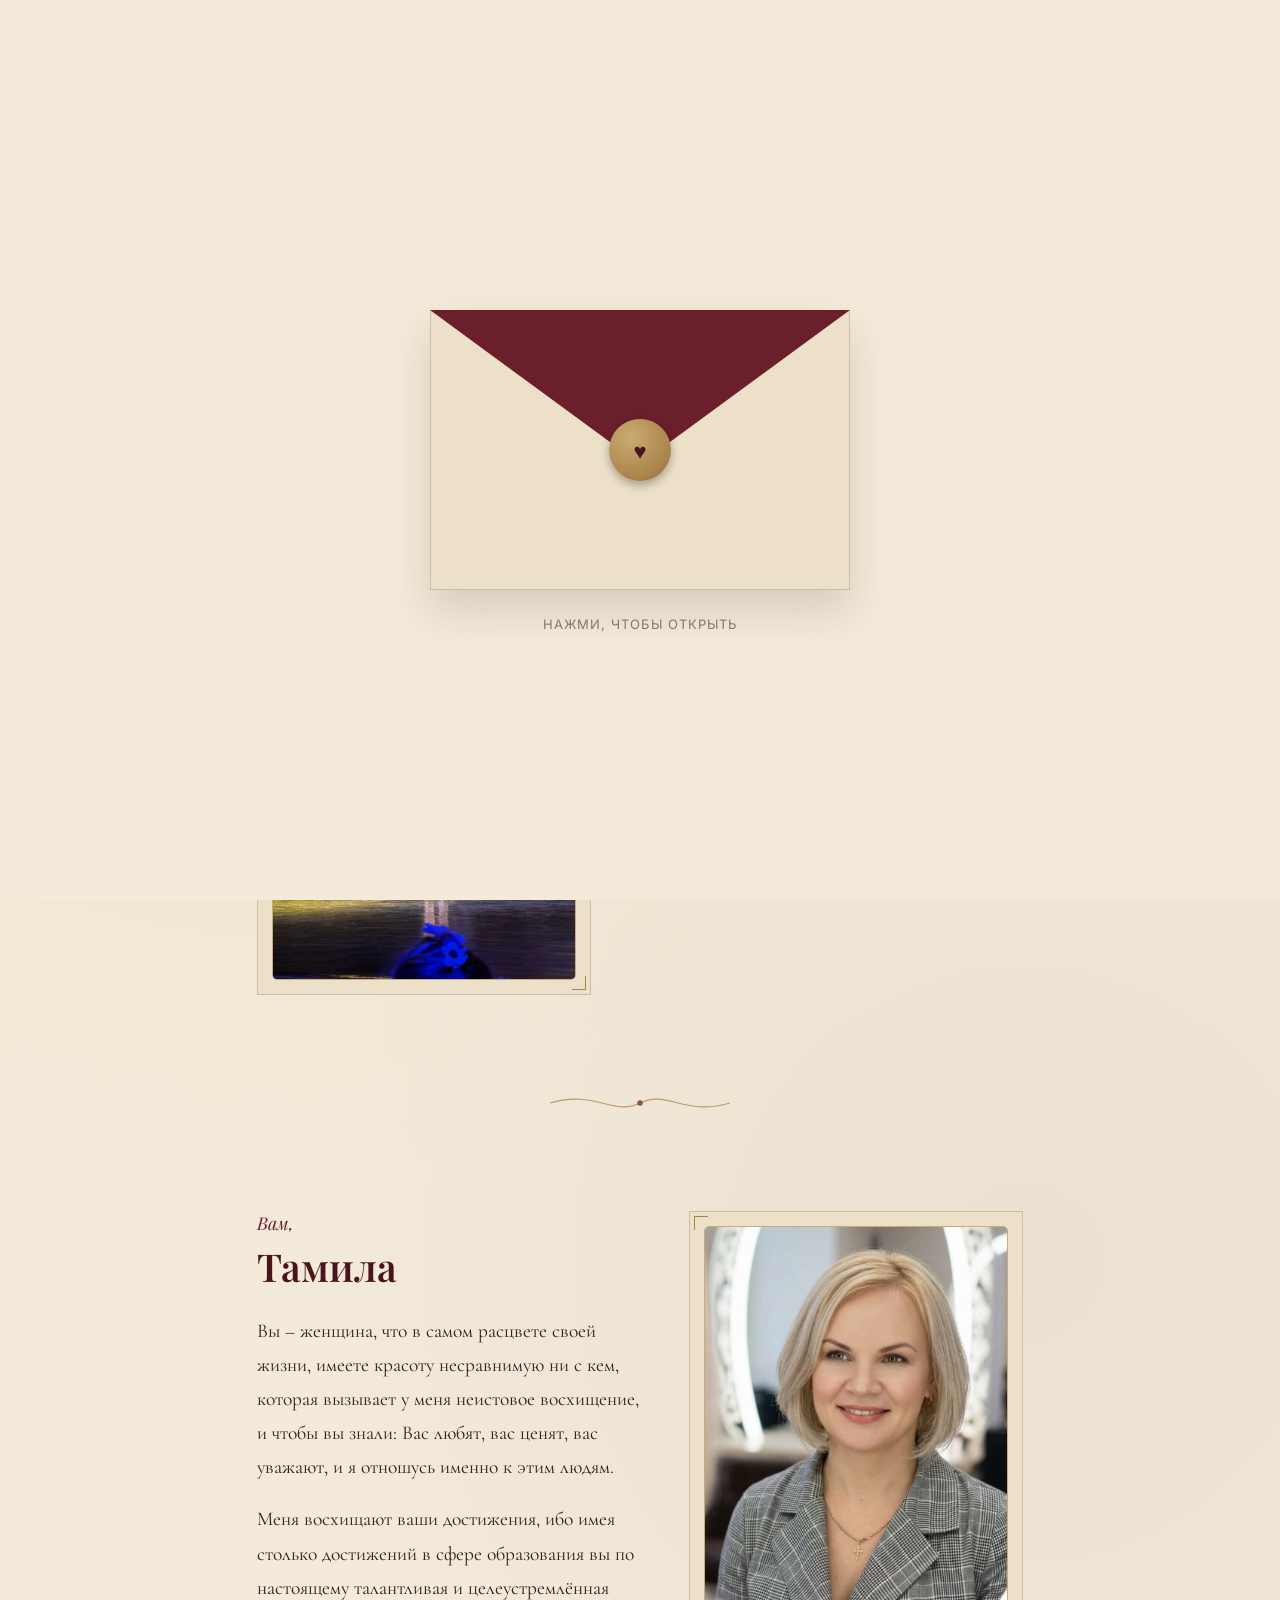
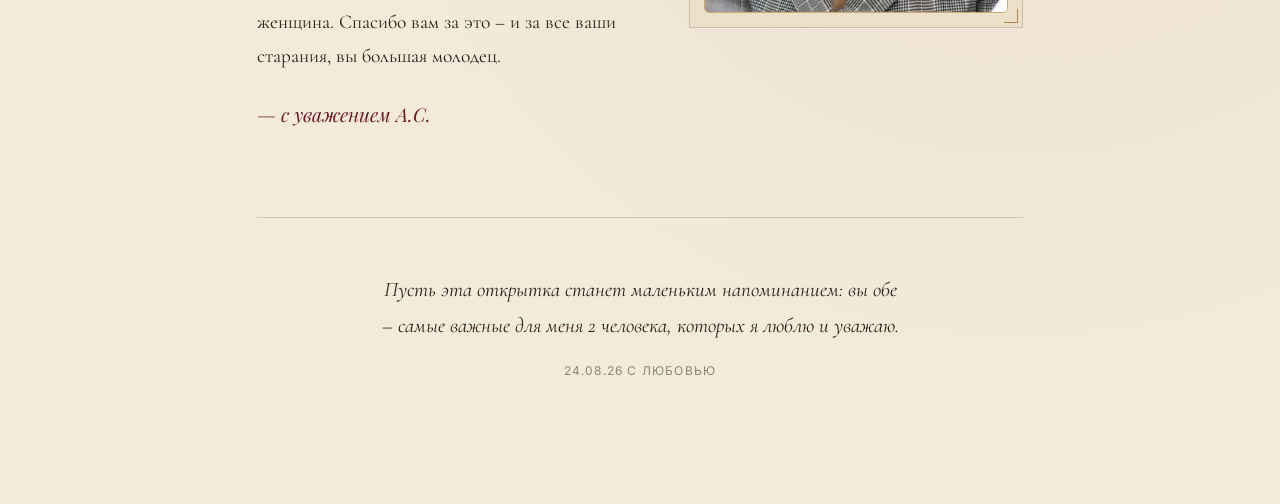
<file: index.html>
<!DOCTYPE html>
<html lang="ru">
<head>
  <meta charset="UTF-8">
  <meta name="viewport" content="width=device-width, initial-scale=1.0">
  <title>Двум важным людям</title>
  <link rel="preconnect" href="https://fonts.googleapis.com">
  <link href="https://fonts.googleapis.com/css2?family=Cormorant+Garamond:ital,wght@0,400;0,500;0,600;1,400&family=Playfair+Display:ital,wght@0,500;0,600;1,500&family=Inter:wght@400;500&display=swap" rel="stylesheet">
  <link rel="stylesheet" href="css.css">
</head>
<body>

  <!-- ===========================================================
       ЭКРАН КОНВЕРТА — нажатие открывает письмо
       =========================================================== -->
  <div class="envelope-screen" id="envelopeScreen">
    <div class="envelope" id="envelope" onclick="openEnvelope()">
      <div class="envelope-body"></div>
      <div class="envelope-flap"></div>
      <div class="seal">♥</div>
      <div class="envelope-hint">нажми, чтобы открыть</div>
    </div>
  </div>

  <!-- ===========================================================
       ПИСЬМО
       =========================================================== -->
  <main class="letter">

    <section class="hero">
      <div class="eyebrow">Двум людям, которые для меня значат очень много</div>
      <h1>Самым важным женщинам в моей жизни</h1>
      <p>Это письмо не для одной — для обеих. Каждая заслуживает своих слов, и я хочу, чтобы вы обе это почувствовали.</p>
    </section>

    <!-- ======================= ПИСЬМО №1 — АНАСТАСИЯ ======================= -->
    <section class="section" id="sectionGirlfriend">
      <div class="frame-col">
        <div class="photo-slot">
          <div class="corner tl"></div>
          <div class="corner br"></div>
          <div class="inner">
            <img src="media/Anastasia.jpg" alt="Анастасия">
          </div>
        </div>
      </div>

      <div class="text-col">
        <div class="to">Тебе,</div>
        <h2>Анастасия</h2>
        <p>
          С тобой обычные дни перестали быть обычными. Мне нравится, как ты
          смеёшься, когда не пытаешься сдерживаться, когда смеёшься как лошадь при моих выкидышах, которые почему то ты назвала шутками.
        </p>
        <p>
          Хоть ты и не рядом – ты то, ради чего я хочу быть лучше. Спасибо,
          что позволяешь мне быть настоящим с тобой, без масок и без спешки.
        </p>
        <div class="signature">— твой любимчик</div>
      </div>
    </section>

    <div class="divider">
      <svg viewBox="0 0 200 40" fill="none" xmlns="http://www.w3.org/2000/svg">
        <path d="M0 20 C 50 5, 70 35, 100 20 C 130 5, 150 35, 200 20"
              stroke="#a9834a" stroke-width="1.2"/>
        <circle cx="100" cy="20" r="3" fill="#6b1f2a"/>
      </svg>
    </div>

    <!-- ======================= ПИСЬМО №2 — ТАМИЛА ======================= -->
    <section class="section reverse" id="sectionMother">
      <div class="frame-col">
        <div class="photo-slot">
          <div class="corner tl"></div>
          <div class="corner br"></div>
          <div class="inner">
            <img src="media/tamila.jpg" alt="Тамила">
          </div>
        </div>
      </div>

      <div class="text-col">
        <div class="to">Вам,</div>
        <h2>Тамила</h2>
        <p>
          Вы – женщина, что в самом расцвете своей жизни, имеете красоту несравнимую ни с кем, которая вызывает у меня неистовое восхищение, и чтобы вы знали:
          Вас любят, вас ценят, вас уважают, и я отношусь именно к этим людям.
        </p>
        <p>
          Меня восхищают ваши достижения, ибо имея столько достижений в сфере образования вы по настоящему талантливая и целеустремлённая женщина. Спасибо вам за это – и за все ваши старания, вы большая молодец.
        </p>
        <div class="signature">— с уважением А.С.</div>
      </div>
    </section>

    <section class="closing">
      <p>
        Пусть эта открытка станет маленьким напоминанием: вы обе – самые важные для меня 2 человека, которых я люблю и уважаю.
      </p>
      <div class="date">24.08.26 с любовью</div>
    </section>

  </main>

<script>
  function openEnvelope(){
    document.getElementById('envelope').classList.add('open');
    setTimeout(function(){
      document.getElementById('envelopeScreen').classList.add('hidden');
    }, 550);
  }

  var sections = document.querySelectorAll('.section');
  var observer = new IntersectionObserver(function(entries){
    entries.forEach(function(entry){
      if (entry.isIntersecting){
        entry.target.classList.add('visible');
      }
    });
  }, { threshold: 0.2 });
  sections.forEach(function(s){ observer.observe(s); });
</script>

</body>
</html>
</file>
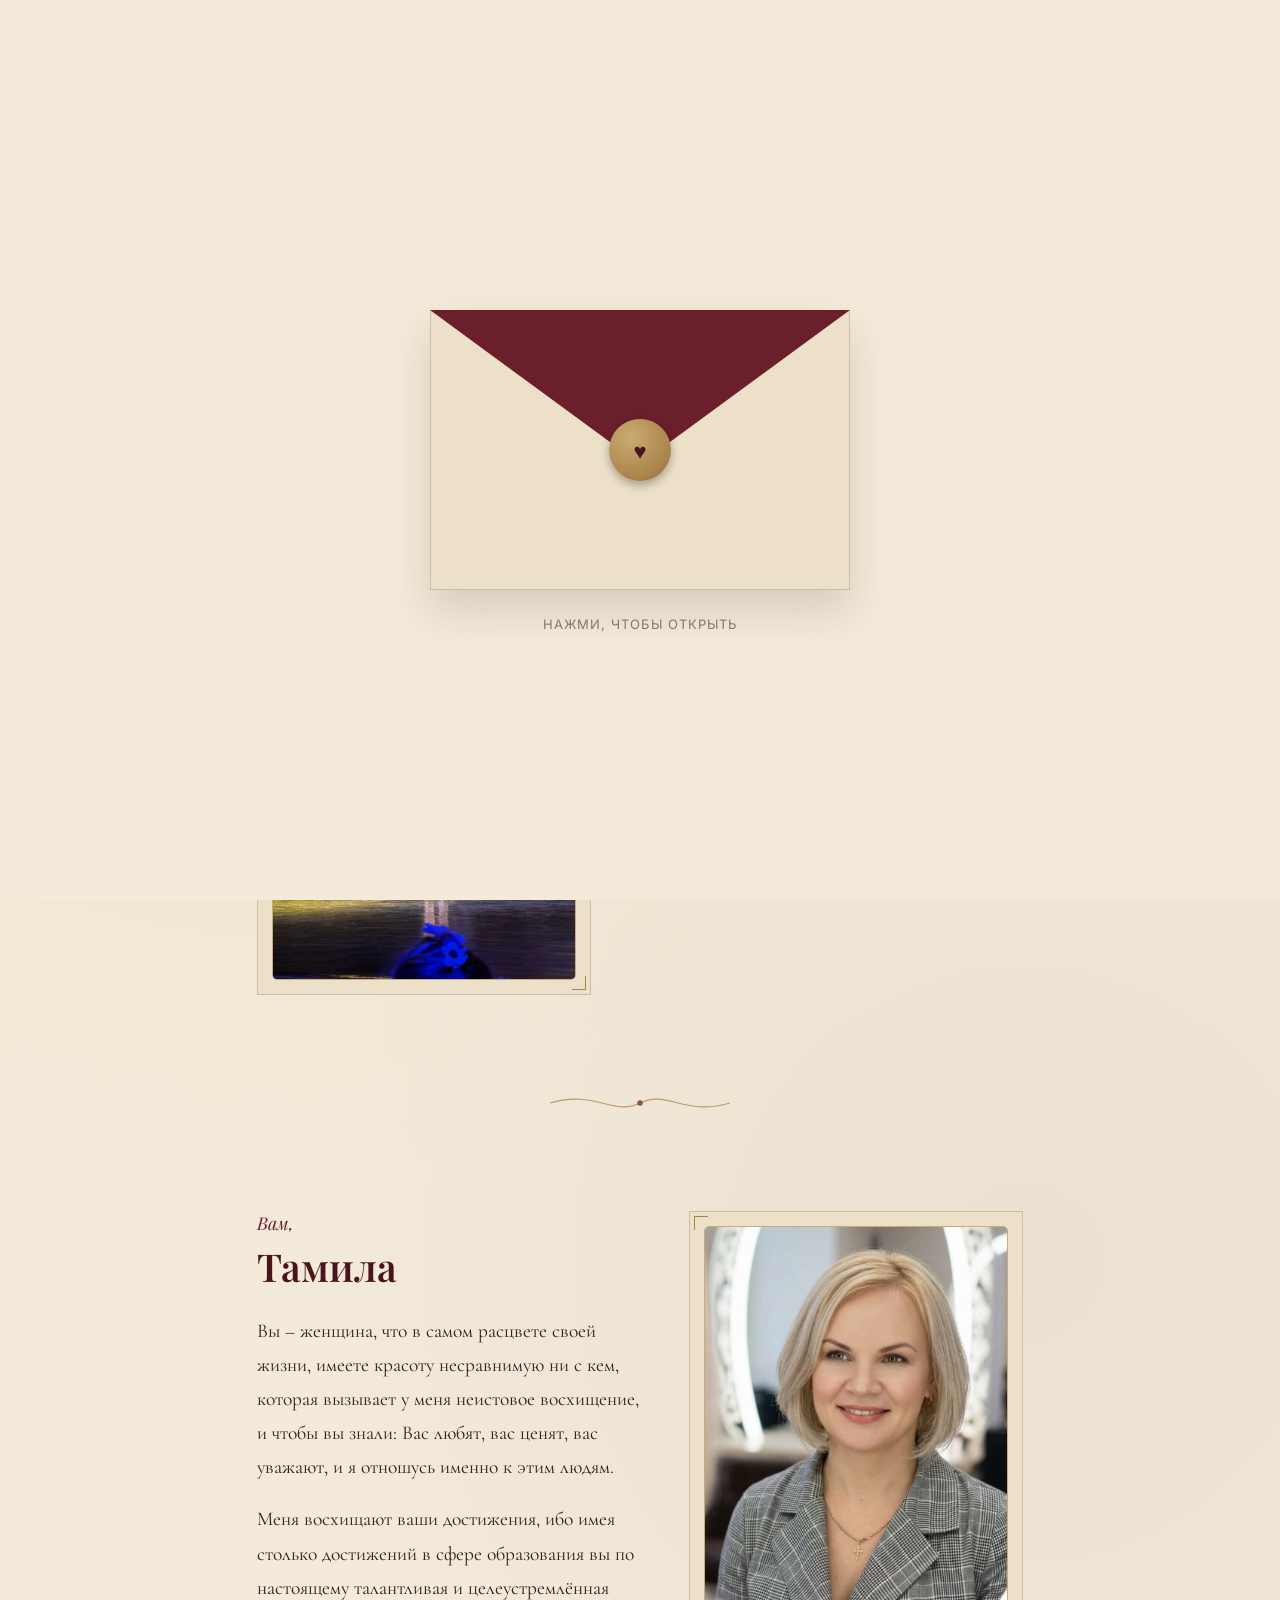
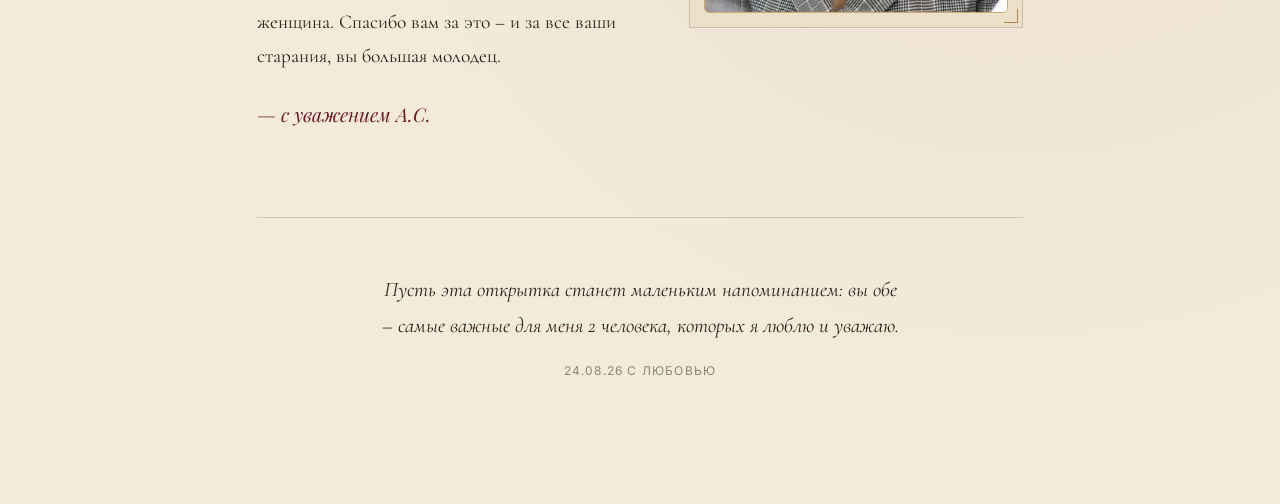
<file: otkrytka.html>
<!DOCTYPE html>
<html lang="ru">
<head>
  <meta charset="UTF-8">
  <meta name="viewport" content="width=device-width, initial-scale=1.0">
  <title>Двум важным людям</title>
  <link rel="preconnect" href="https://fonts.googleapis.com">
  <link href="https://fonts.googleapis.com/css2?family=Cormorant+Garamond:ital,wght@0,400;0,500;0,600;1,400&family=Playfair+Display:ital,wght@0,500;0,600;1,500&family=Inter:wght@400;500&display=swap" rel="stylesheet">
  <link rel="stylesheet" href="css.css">
</head>
<body>

  <!-- ===========================================================
       ЭКРАН КОНВЕРТА — нажатие открывает письмо
       =========================================================== -->
  <div class="envelope-screen" id="envelopeScreen">
    <div class="envelope" id="envelope" onclick="openEnvelope()">
      <div class="envelope-body"></div>
      <div class="envelope-flap"></div>
      <div class="seal">♥</div>
      <div class="envelope-hint">нажми, чтобы открыть</div>
    </div>
  </div>

  <!-- ===========================================================
       ПИСЬМО
       =========================================================== -->
  <main class="letter">

    <section class="hero">
      <div class="eyebrow">Двум людям, которые для меня значат очень много</div>
      <h1>Самым важным женщинам в моей жизни</h1>
      <p>Это письмо не для одной — для обеих. Каждая заслуживает своих слов, и я хочу, чтобы вы обе это почувствовали.</p>
    </section>

    <!-- ======================= ПИСЬМО №1 — АНАСТАСИЯ ======================= -->
    <section class="section" id="sectionGirlfriend">
      <div class="frame-col">
        <div class="photo-slot">
          <div class="corner tl"></div>
          <div class="corner br"></div>
          <div class="inner">
            <img src="media/Anastasia.jpg" alt="Анастасия">
          </div>
        </div>
      </div>

      <div class="text-col">
        <div class="to">Тебе,</div>
        <h2>Анастасия</h2>
        <p>
          С тобой обычные дни перестали быть обычными. Мне нравится, как ты
          смеёшься, когда не пытаешься сдерживаться, когда смеёшься как лошадь при моих выкидышах, которые почему то ты назвала шутками.
        </p>
        <p>
          Хоть ты и не рядом – ты то, ради чего я хочу быть лучше. Спасибо,
          что позволяешь мне быть настоящим с тобой, без масок и без спешки.
        </p>
        <div class="signature">— твой любимчик</div>
      </div>
    </section>

    <div class="divider">
      <svg viewBox="0 0 200 40" fill="none" xmlns="http://www.w3.org/2000/svg">
        <path d="M0 20 C 50 5, 70 35, 100 20 C 130 5, 150 35, 200 20"
              stroke="#a9834a" stroke-width="1.2"/>
        <circle cx="100" cy="20" r="3" fill="#6b1f2a"/>
      </svg>
    </div>

    <!-- ======================= ПИСЬМО №2 — ТАМИЛА ======================= -->
    <section class="section reverse" id="sectionMother">
      <div class="frame-col">
        <div class="photo-slot">
          <div class="corner tl"></div>
          <div class="corner br"></div>
          <div class="inner">
            <img src="media/tamila.jpg" alt="Тамила">
          </div>
        </div>
      </div>

      <div class="text-col">
        <div class="to">Вам,</div>
        <h2>Тамила</h2>
        <p>
          Вы – женщина, что в самом расцвете своей жизни, имеете красоту несравнимую ни с кем, которая вызывает у меня неистовое восхищение, и чтобы вы знали:
          Вас любят, вас ценят, вас уважают, и я отношусь именно к этим людям.
        </p>
        <p>
          Меня восхищают ваши достижения, ибо имея столько достижений в сфере образования вы по настоящему талантливая и целеустремлённая женщина. Спасибо вам за это – и за все ваши старания, вы большая молодец.
        </p>
        <div class="signature">— с уважением А.С.</div>
      </div>
    </section>

    <section class="closing">
      <p>
        Пусть эта открытка станет маленьким напоминанием: вы обе – самые важные для меня 2 человека, которых я люблю и уважаю.
      </p>
      <div class="date">24.08.26 с любовью</div>
    </section>

  </main>

<script>
  function openEnvelope(){
    document.getElementById('envelope').classList.add('open');
    setTimeout(function(){
      document.getElementById('envelopeScreen').classList.add('hidden');
    }, 550);
  }

  var sections = document.querySelectorAll('.section');
  var observer = new IntersectionObserver(function(entries){
    entries.forEach(function(entry){
      if (entry.isIntersecting){
        entry.target.classList.add('visible');
      }
    });
  }, { threshold: 0.2 });
  sections.forEach(function(s){ observer.observe(s); });
</script>

</body>
</html>
</file>
<file: css.css>
:root{
  --paper: #f3ead9;
  --paper-deep: #ece0c9;
  --ink: #2c231c;
  --burgundy: #6b1f2a;
  --burgundy-deep: #4a141c;
  --gold: #a9834a;
  --gold-soft: #cbab74;
  --green: #3f4a37;
  --line: rgba(44,35,28,0.18);

  --display: 'Playfair Display', Georgia, serif;
  --body: 'Cormorant Garamond', Georgia, serif;
  --utility: 'Inter', sans-serif;
}

*{ box-sizing: border-box; }

html,body{
  margin:0;
  padding:0;
  background: var(--paper);
  color: var(--ink);
  font-family: var(--body);
  overflow-x:hidden;
}

body{
  background-image:
    radial-gradient(circle at 20% 20%, rgba(169,131,74,0.05), transparent 40%),
    radial-gradient(circle at 80% 60%, rgba(107,31,42,0.05), transparent 45%);
}

.envelope-screen{
  position: fixed;
  inset: 0;
  display:flex;
  align-items:center;
  justify-content:center;
  background: var(--paper);
  z-index: 50;
  transition: opacity 0.9s ease, visibility 0.9s ease;
}

.envelope-screen.hidden{
  opacity:0;
  visibility:hidden;
  pointer-events:none;
}

.envelope{
  position:relative;
  width: min(420px, 82vw);
  aspect-ratio: 3 / 2;
  cursor:pointer;
  user-select:none;
}

.envelope-body{
  position:absolute; inset:0;
  background: var(--paper-deep);
  border: 1px solid var(--line);
  box-shadow: 0 20px 40px rgba(44,35,28,0.15);
}

.envelope-flap{
  position:absolute;
  top:0; left:0; right:0;
  height: 55%;
  background: var(--burgundy);
  clip-path: polygon(0 0, 100% 0, 50% 100%);
  transition: transform 0.7s cubic-bezier(.6,0,.3,1);
  transform-origin: top;
}

.envelope.open .envelope-flap{
  transform: rotateX(160deg);
}

.seal{
  position:absolute;
  top:50%; left:50%;
  width: 62px; height:62px;
  background: radial-gradient(circle at 35% 30%, var(--gold-soft), var(--gold) 70%, #8a6a38);
  border-radius:50%;
  transform: translate(-50%,-50%);
  display:flex; align-items:center; justify-content:center;
  box-shadow: 0 4px 10px rgba(0,0,0,0.3);
  z-index:2;
  font-family: var(--display);
  color: var(--burgundy-deep);
  font-size: 22px;
  transition: transform .4s ease;
}

.envelope:hover .seal{ transform: translate(-50%,-50%) scale(1.06); }

.envelope-hint{
  position:absolute;
  bottom:-42px; left:0; right:0;
  text-align:center;
  font-family: var(--utility);
  font-size: 13px;
  letter-spacing: 0.08em;
  text-transform: uppercase;
  color: var(--ink);
  opacity:0.55;
}

.letter{
  max-width: 920px;
  margin: 0 auto;
  padding: 8vh 6vw 14vh;
}

.hero{
  text-align:center;
  padding-bottom: 6vh;
  margin-bottom: 6vh;
  border-bottom: 1px solid var(--line);
}

.hero .eyebrow{
  font-family: var(--utility);
  font-size: 12px;
  letter-spacing: 0.22em;
  text-transform: uppercase;
  color: var(--burgundy);
  margin-bottom: 18px;
}

.hero h1{
  font-family: var(--display);
  font-weight: 600;
  font-size: clamp(2rem, 5vw, 3.4rem);
  line-height: 1.15;
  margin: 0 0 20px;
  color: var(--burgundy-deep);
}

.hero p{
  font-size: clamp(1.05rem, 2vw, 1.3rem);
  line-height:1.6;
  color: var(--ink);
  opacity:0.85;
  max-width: 560px;
  margin: 0 auto;
  font-style: italic;
}

.divider{
  display:flex;
  justify-content:center;
  margin: 10vh 0;
  opacity:0.75;
}

.divider svg{ width: 180px; height:auto; }

.section{
  display:grid;
  grid-template-columns: 1fr 1.15fr;
  gap: 48px;
  align-items:start;
  opacity:0;
  transform: translateY(24px);
  transition: opacity .8s ease, transform .8s ease;
}

.section.visible{ opacity:1; transform:none; }
.section.reverse{ direction: rtl; }
.section.reverse > *{ direction: ltr; }

@media (max-width: 760px){
  .section, .section.reverse{
    grid-template-columns: 1fr;
    direction: ltr;
  }
}

.section .frame-col{ display:flex; flex-direction:column; gap:20px; }

.photo-slot{
  position:relative;
  aspect-ratio: 4/5;
  background: var(--paper-deep);
  border: 1px solid var(--line);
  padding: 14px;
}

.photo-slot .inner{
  width:100%; height:100%;
  background: repeating-linear-gradient(135deg, rgba(44,35,28,0.05) 0 10px, transparent 10px 20px);
  display:flex; align-items:center; justify-content:center;
  text-align:center;
  padding: 0px;
  overflow:hidden;
  border: 1px solid var(--gold-soft);
  border-radius: 5px;
}

.photo-slot .inner img{
  width:100%; height:100%; object-fit:cover; display:block;
}

.photo-slot .corner{
  position:absolute;
  width:14px; height:14px;
  border: 1px solid var(--gold);
}

.photo-slot .corner.tl{ top:4px; left:4px; border-right:none; border-bottom:none; }
.photo-slot .corner.br{ bottom:4px; right:4px; border-left:none; border-top:none; }

.text-col .to{
  font-family: var(--display);
  font-style: italic;
  font-size: 1.1rem;
  color: var(--burgundy);
  margin-bottom: 6px;
}

.text-col h2{
  font-family: var(--display);
  font-weight: 600;
  font-size: clamp(1.7rem, 3vw, 2.4rem);
  margin: 0 0 22px;
  color: var(--burgundy-deep);
}

.text-col p{
  font-size: 1.22rem;
  line-height:1.75;
  margin: 0 0 18px;
  color: var(--ink);
}

.text-col .signature{
  margin-top: 28px;
  font-family: var(--display);
  font-style: italic;
  font-size: 1.2rem;
  color: var(--burgundy);
}

.closing{
  text-align:center;
  margin-top: 10vh;
  padding-top: 6vh;
  border-top: 1px solid var(--line);
}

.closing p{
  font-size: 1.3rem;
  font-style: italic;
  line-height:1.7;
  max-width: 520px;
  margin: 0 auto 8px;
}

.closing .date{
  margin-top: 20px;
  font-family: var(--utility);
  font-size: 12px;
  letter-spacing: .1em;
  text-transform: uppercase;
  opacity: 0.5;
}

@media (prefers-reduced-motion: reduce){
  *{ transition: none !important; }
}
</file>
